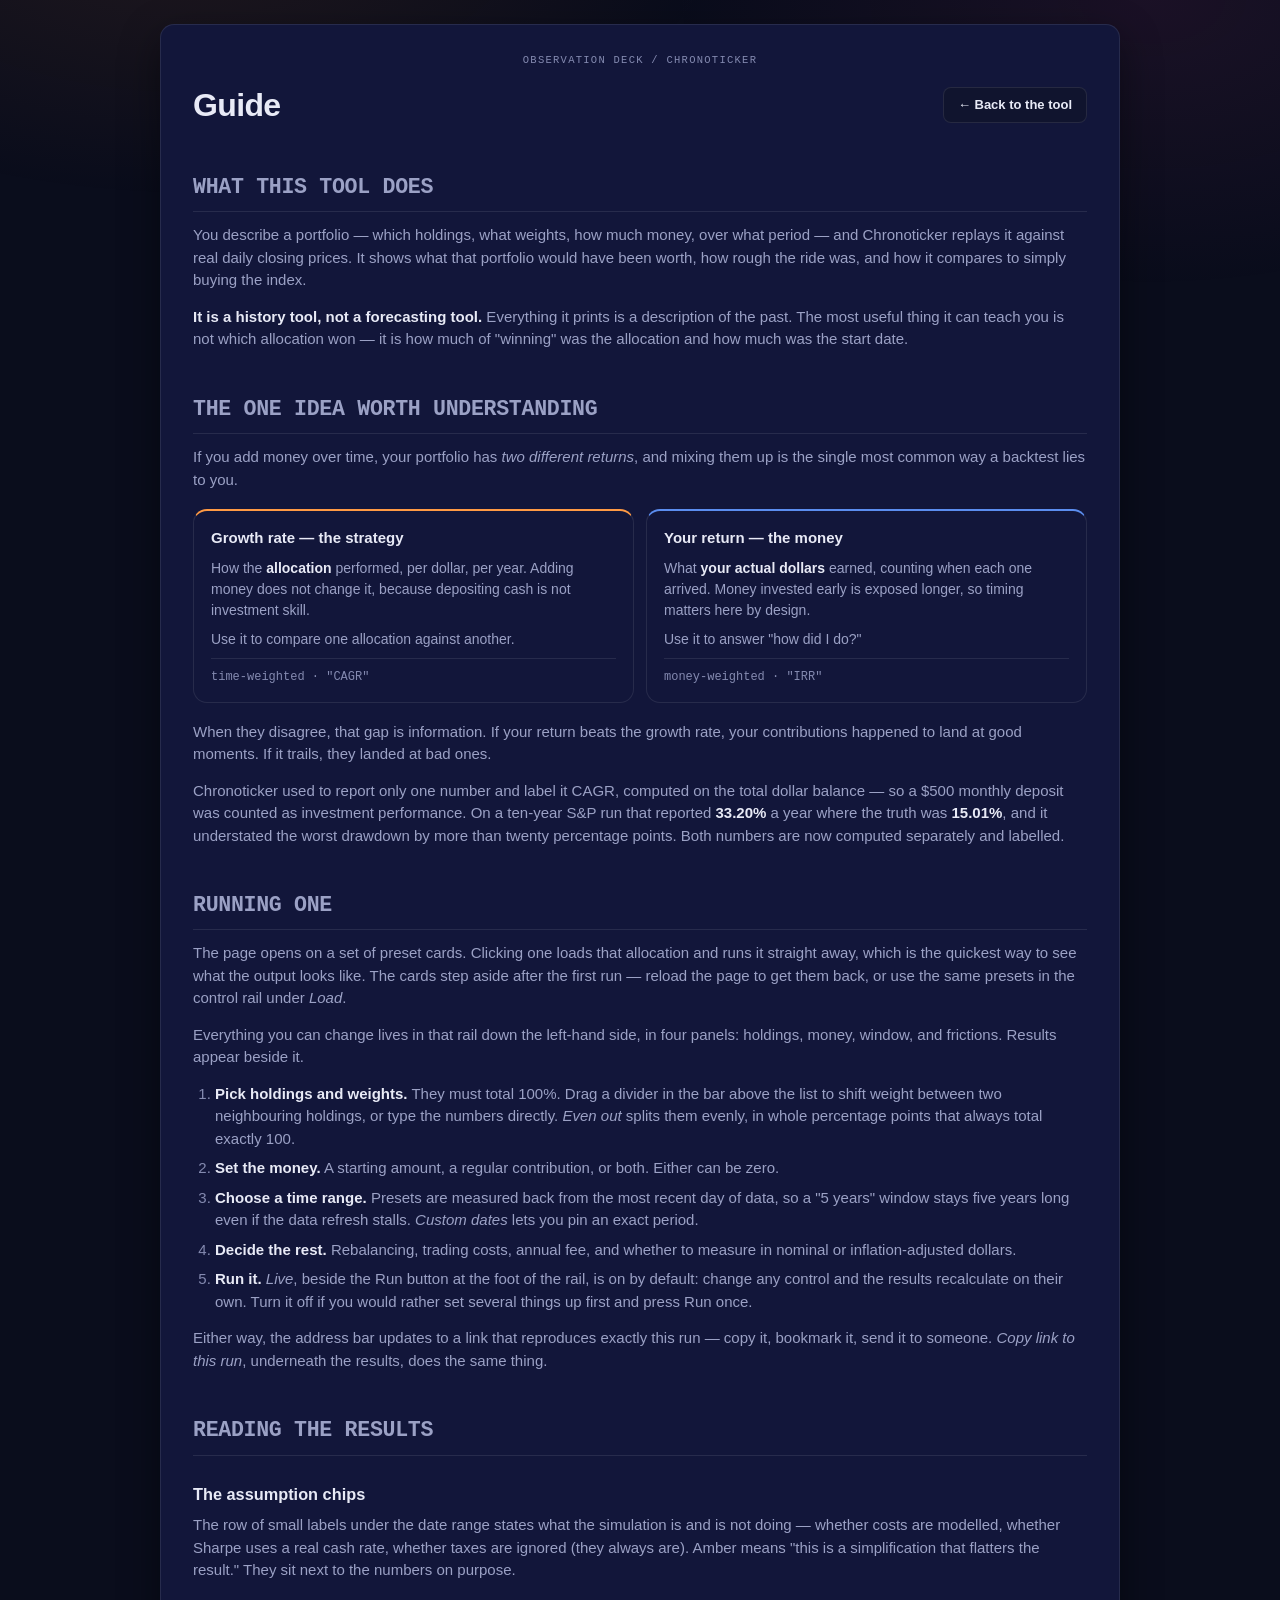
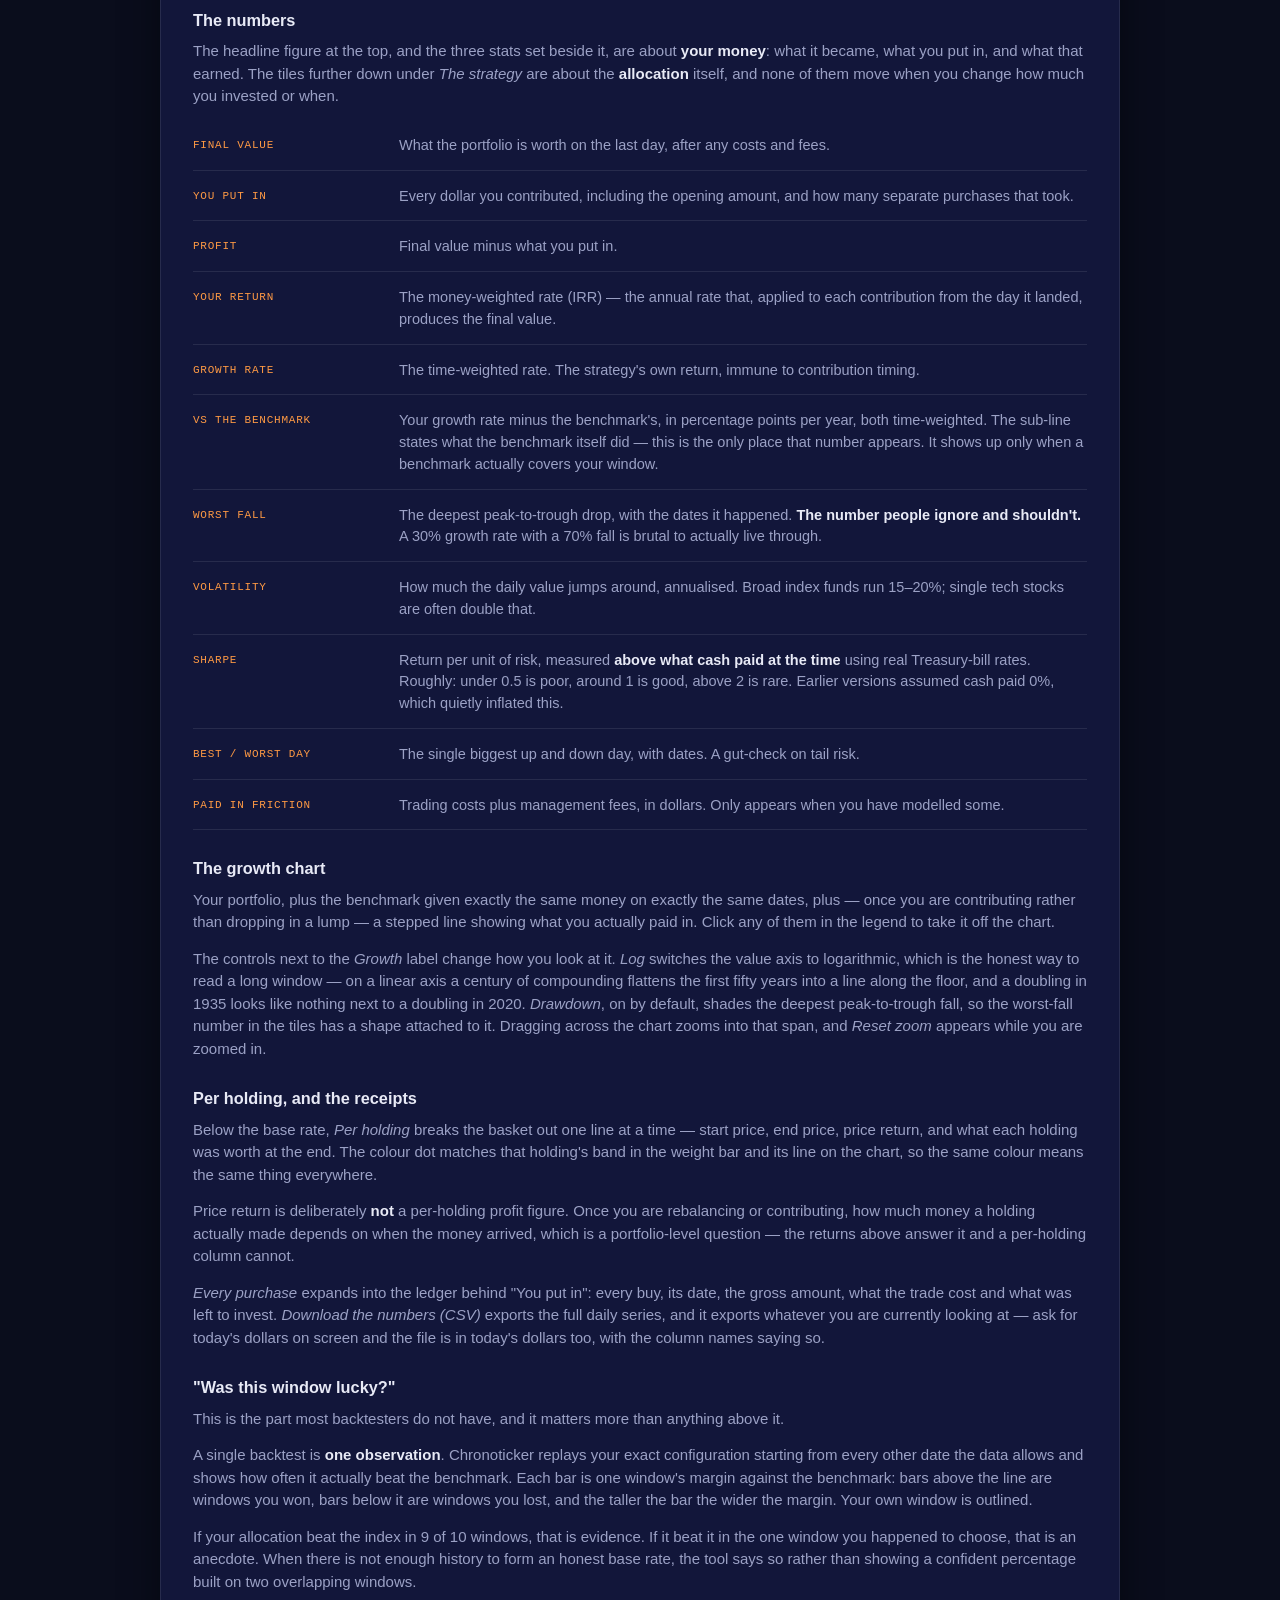
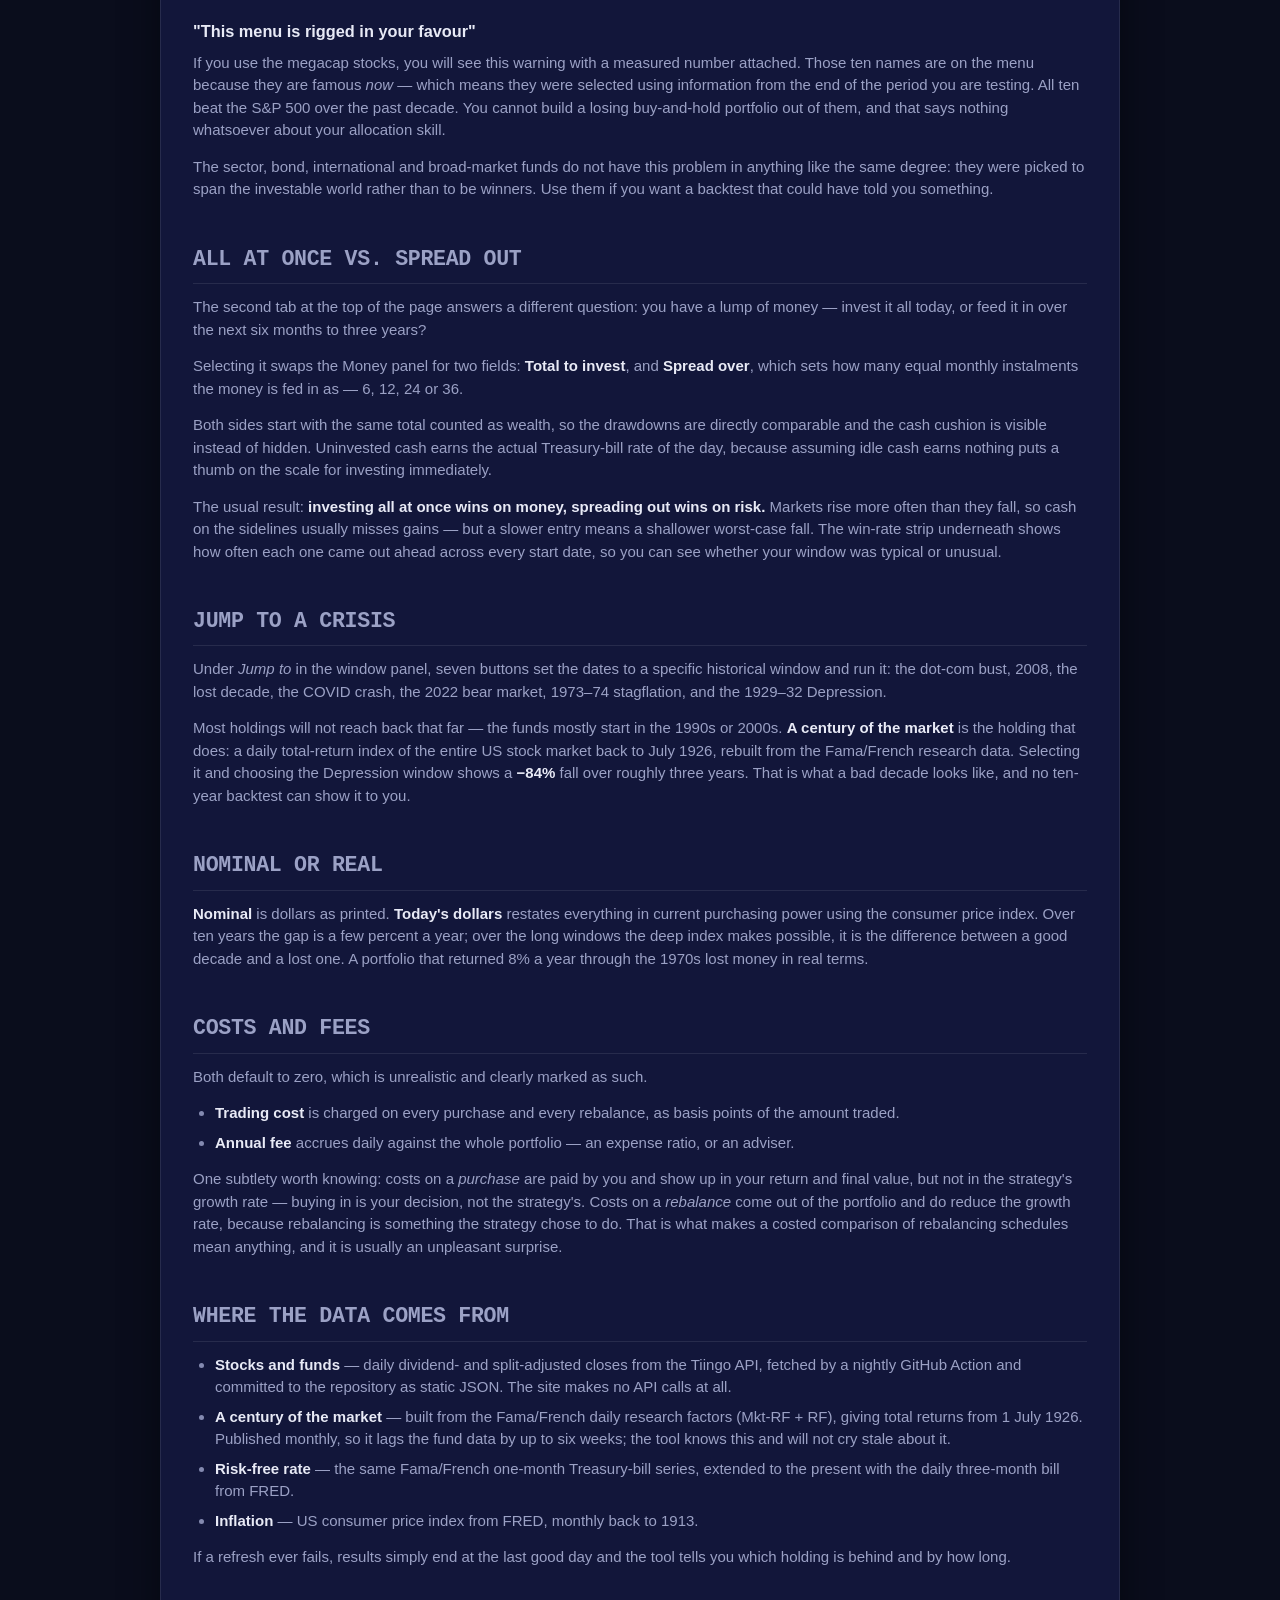
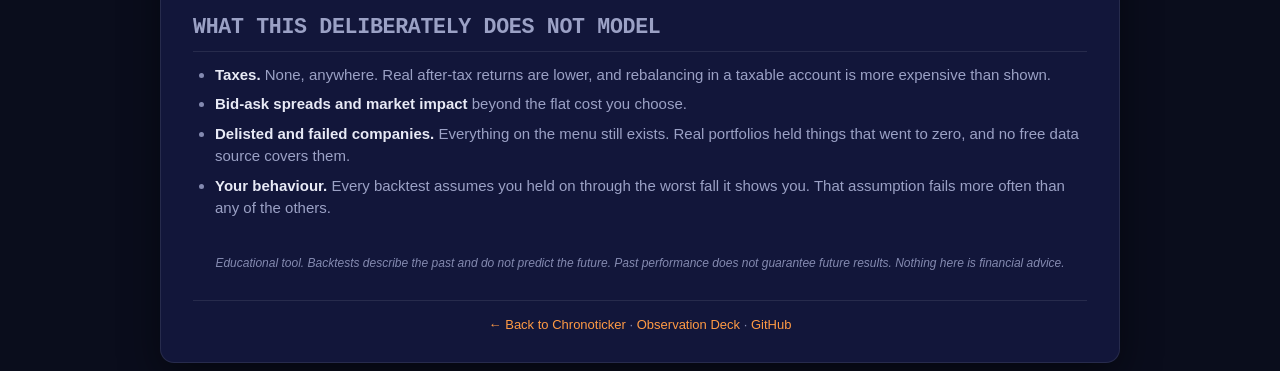
<file: guide.html>
<!DOCTYPE html>
<html lang="en">
<head>
    <meta charset="UTF-8">
    <meta name="viewport" content="width=device-width, initial-scale=1.0">
    <title>Chronoticker — Guide</title>
    <link rel="icon" href="data:image/svg+xml,<svg xmlns=%22http://www.w3.org/2000/svg%22 viewBox=%220 0 100 100%22><text y=%22.9em%22 font-size=%2290%22>⏱️</text></svg>">
    <meta name="theme-color" content="#0a0d1c">
    <link rel="stylesheet" href="assets/deck.css">
    <style>
        /* Guide-only typography. Everything else comes from deck.css, which
           index.html shares — the two pages used to carry duplicate copies
           of the whole theme and drifted apart. */
        /* Fills the card, matching index.html. This carried a 68ch measure,
           which left 275px of dead space down the right-hand side of a 960px
           card and read as text pinned to the left rather than as a column. */
        .prose { max-width: none; }
        .prose h2 {
            font-size: 1.35rem;
            margin: 42px 0 12px;
            letter-spacing: -0.015em;
        }
        .prose h3 {
            font-size: 1.02rem;
            margin: 26px 0 8px;
            color: var(--text);
        }
        .prose p { margin: 0 0 14px; color: var(--muted); }
        .prose ul, .prose ol { margin: 0 0 14px; padding-left: 22px; color: var(--muted); }
        .prose li { margin-bottom: 7px; }
        .prose li::marker { color: var(--faint); }
        .prose strong { color: var(--text); font-weight: 620; }
        .prose code {
            font-family: var(--font-mono);
            font-size: 0.87em;
            background: var(--bg-raised);
            border: 1px solid var(--border);
            border-radius: 5px;
            padding: 0.1em 0.38em;
            color: var(--accent);
        }
        .defs { display: flex; flex-direction: column; gap: 2px; margin: 0 0 16px; }
        .def {
            display: grid;
            grid-template-columns: 190px 1fr;
            gap: 16px;
            padding: 13px 0;
            border-bottom: 1px solid var(--border);
        }
        .def dt {
            font-family: var(--font-mono);
            font-size: 11px;
            letter-spacing: 0.07em;
            text-transform: uppercase;
            color: var(--accent);
            padding-top: 2px;
        }
        .def dd { margin: 0; font-size: 14.5px; color: var(--muted); }
        .def dd strong { color: var(--text); }
        .compare {
            display: grid;
            grid-template-columns: 1fr 1fr;
            gap: 12px;
            margin: 18px 0;
        }
        .compare > div {
            background: var(--card);
            border: 1px solid var(--border);
            border-top: 2px solid var(--tone);
            border-radius: var(--radius-card);
            padding: 16px 17px;
        }
        .compare .a { --tone: var(--accent); }
        .compare .b { --tone: #5b8def; }
        .compare h4 {
            margin: 0 0 8px;
            font-size: 15px;
            color: var(--text);
        }
        .compare p { font-size: 14px; margin: 0 0 8px; color: var(--muted); }
        .compare .eg {
            font-family: var(--font-mono);
            font-size: 12px;
            color: var(--faint);
            border-top: 1px solid var(--border);
            padding-top: 9px;
            margin-top: 4px;
        }
        @media (max-width: 640px) {
            .def { grid-template-columns: 1fr; gap: 4px; }
            .compare { grid-template-columns: 1fr; }
        }
    </style>
</head>
<body>
<div class="container">
    <a class="kicker" href="https://observation-deck.netlify.app/">Observation Deck / Chronoticker</a>

    <div class="top-bar">
        <h1>Guide</h1>
        <div class="spacer"></div>
        <a class="help-link" href="index.html">← Back to the tool</a>
    </div>

    <div class="prose">

        <h2>What this tool does</h2>
        <p>
            You describe a portfolio — which holdings, what weights, how much money, over what
            period — and Chronoticker replays it against real daily closing prices. It shows what
            that portfolio would have been worth, how rough the ride was, and how it compares to
            simply buying the index.
        </p>
        <p>
            <strong>It is a history tool, not a forecasting tool.</strong> Everything it prints is a
            description of the past. The most useful thing it can teach you is not which allocation
            won — it is how much of "winning" was the allocation and how much was the start date.
        </p>

        <h2>The one idea worth understanding</h2>
        <p>
            If you add money over time, your portfolio has <em>two different returns</em>, and mixing
            them up is the single most common way a backtest lies to you.
        </p>
        <div class="compare">
            <div class="a">
                <h4>Growth rate — the strategy</h4>
                <p>
                    How the <strong>allocation</strong> performed, per dollar, per year. Adding money
                    does not change it, because depositing cash is not investment skill.
                </p>
                <p>Use it to compare one allocation against another.</p>
                <div class="eg">time-weighted · "CAGR"</div>
            </div>
            <div class="b">
                <h4>Your return — the money</h4>
                <p>
                    What <strong>your actual dollars</strong> earned, counting when each one arrived.
                    Money invested early is exposed longer, so timing matters here by design.
                </p>
                <p>Use it to answer "how did I do?"</p>
                <div class="eg">money-weighted · "IRR"</div>
            </div>
        </div>
        <p>
            When they disagree, that gap is information. If your return beats the growth rate, your
            contributions happened to land at good moments. If it trails, they landed at bad ones.
        </p>
        <p>
            Chronoticker used to report only one number and label it CAGR, computed on the total
            dollar balance — so a $500 monthly deposit was counted as investment performance. On a
            ten-year S&amp;P run that reported <strong>33.20%</strong> a year where the truth was
            <strong>15.01%</strong>, and it understated the worst drawdown by more than twenty
            percentage points. Both numbers are now computed separately and labelled.
        </p>

        <h2>Running one</h2>
        <p>
            The page opens on a set of preset cards. Clicking one loads that allocation and runs it
            straight away, which is the quickest way to see what the output looks like. The cards
            step aside after the first run — reload the page to get them back, or use the same
            presets in the control rail under <em>Load</em>.
        </p>
        <p>
            Everything you can change lives in that rail down the left-hand side, in four panels:
            holdings, money, window, and frictions. Results appear beside it.
        </p>
        <ol>
            <li><strong>Pick holdings and weights.</strong> They must total 100%. Drag a divider in the bar above the list to shift weight between two neighbouring holdings, or type the numbers directly. <em>Even out</em> splits them evenly, in whole percentage points that always total exactly 100.</li>
            <li><strong>Set the money.</strong> A starting amount, a regular contribution, or both. Either can be zero.</li>
            <li><strong>Choose a time range.</strong> Presets are measured back from the most recent day of data, so a "5 years" window stays five years long even if the data refresh stalls. <em>Custom dates</em> lets you pin an exact period.</li>
            <li><strong>Decide the rest.</strong> Rebalancing, trading costs, annual fee, and whether to measure in nominal or inflation-adjusted dollars.</li>
            <li><strong>Run it.</strong> <em>Live</em>, beside the Run button at the foot of the rail, is on by default: change any control and the results recalculate on their own. Turn it off if you would rather set several things up first and press Run once.</li>
        </ol>
        <p>
            Either way, the address bar updates to a link that reproduces exactly this run — copy it,
            bookmark it, send it to someone. <em>Copy link to this run</em>, underneath the results,
            does the same thing.
        </p>

        <h2>Reading the results</h2>

        <h3>The assumption chips</h3>
        <p>
            The row of small labels under the date range states what the simulation is and is not
            doing — whether costs are modelled, whether Sharpe uses a real cash rate, whether taxes
            are ignored (they always are). Amber means "this is a simplification that flatters the
            result." They sit next to the numbers on purpose.
        </p>

        <h3>The numbers</h3>
        <p>
            The headline figure at the top, and the three stats set beside it, are about
            <strong>your money</strong>: what it became, what you put in, and what that earned. The
            tiles further down under <em>The strategy</em> are about the <strong>allocation</strong>
            itself, and none of them move when you change how much you invested or when.
        </p>
        <dl class="defs">
            <div class="def"><dt>Final value</dt><dd>What the portfolio is worth on the last day, after any costs and fees.</dd></div>
            <div class="def"><dt>You put in</dt><dd>Every dollar you contributed, including the opening amount, and how many separate purchases that took.</dd></div>
            <div class="def"><dt>Profit</dt><dd>Final value minus what you put in.</dd></div>
            <div class="def"><dt>Your return</dt><dd>The money-weighted rate (IRR) — the annual rate that, applied to each contribution from the day it landed, produces the final value.</dd></div>
            <div class="def"><dt>Growth rate</dt><dd>The time-weighted rate. The strategy's own return, immune to contribution timing.</dd></div>
            <div class="def"><dt>vs the benchmark</dt><dd>Your growth rate minus the benchmark's, in percentage points per year, both time-weighted. The sub-line states what the benchmark itself did — this is the only place that number appears. It shows up only when a benchmark actually covers your window.</dd></div>
            <div class="def"><dt>Worst fall</dt><dd>The deepest peak-to-trough drop, with the dates it happened. <strong>The number people ignore and shouldn't.</strong> A 30% growth rate with a 70% fall is brutal to actually live through.</dd></div>
            <div class="def"><dt>Volatility</dt><dd>How much the daily value jumps around, annualised. Broad index funds run 15–20%; single tech stocks are often double that.</dd></div>
            <div class="def"><dt>Sharpe</dt><dd>Return per unit of risk, measured <strong>above what cash paid at the time</strong> using real Treasury-bill rates. Roughly: under 0.5 is poor, around 1 is good, above 2 is rare. Earlier versions assumed cash paid 0%, which quietly inflated this.</dd></div>
            <div class="def"><dt>Best / worst day</dt><dd>The single biggest up and down day, with dates. A gut-check on tail risk.</dd></div>
            <div class="def"><dt>Paid in friction</dt><dd>Trading costs plus management fees, in dollars. Only appears when you have modelled some.</dd></div>
        </dl>

        <h3>The growth chart</h3>
        <p>
            Your portfolio, plus the benchmark given exactly the same money on exactly the same
            dates, plus — once you are contributing rather than dropping in a lump — a stepped line
            showing what you actually paid in. Click any of them in the legend to take it off the
            chart.
        </p>
        <p>
            The controls next to the <em>Growth</em> label change how you look at it.
            <em>Log</em> switches the value axis to logarithmic, which is the honest way to read a
            long window — on a linear axis a century of compounding flattens the first fifty years
            into a line along the floor, and a doubling in 1935 looks like nothing next to a doubling
            in 2020. <em>Drawdown</em>, on by default, shades the deepest peak-to-trough fall, so the
            worst-fall number in the tiles has a shape attached to it. Dragging across the chart
            zooms into that span, and <em>Reset zoom</em> appears while you are zoomed in.
        </p>

        <h3>Per holding, and the receipts</h3>
        <p>
            Below the base rate, <em>Per holding</em> breaks the basket out one line at a time —
            start price, end price, price return, and what each holding was worth at the end. The
            colour dot matches that holding's band in the weight bar and its line on the chart, so
            the same colour means the same thing everywhere.
        </p>
        <p>
            Price return is deliberately <strong>not</strong> a per-holding profit figure. Once you
            are rebalancing or contributing, how much money a holding actually made depends on when
            the money arrived, which is a portfolio-level question — the returns above answer it and
            a per-holding column cannot.
        </p>
        <p>
            <em>Every purchase</em> expands into the ledger behind "You put in": every buy, its date,
            the gross amount, what the trade cost and what was left to invest. <em>Download the
            numbers (CSV)</em> exports the full daily series, and it exports whatever you are
            currently looking at — ask for today's dollars on screen and the file is in today's
            dollars too, with the column names saying so.
        </p>

        <h3>"Was this window lucky?"</h3>
        <p>
            This is the part most backtesters do not have, and it matters more than anything above it.
        </p>
        <p>
            A single backtest is <strong>one observation</strong>. Chronoticker replays your exact
            configuration starting from every other date the data allows and shows how often it
            actually beat the benchmark. Each bar is one window's margin against the benchmark:
            bars above the line are windows you won, bars below it are windows you lost, and the
            taller the bar the wider the margin. Your own window is outlined.
        </p>
        <p>
            If your allocation beat the index in 9 of 10 windows, that is evidence. If it beat it in
            the one window you happened to choose, that is an anecdote. When there is not enough
            history to form an honest base rate, the tool says so rather than showing a confident
            percentage built on two overlapping windows.
        </p>

        <h3>"This menu is rigged in your favour"</h3>
        <p>
            If you use the megacap stocks, you will see this warning with a measured number attached.
            Those ten names are on the menu because they are famous <em>now</em> — which means they
            were selected using information from the end of the period you are testing. All ten beat
            the S&amp;P 500 over the past decade. You cannot build a losing buy-and-hold portfolio
            out of them, and that says nothing whatsoever about your allocation skill.
        </p>
        <p>
            The sector, bond, international and broad-market funds do not have this problem in
            anything like the same degree: they were picked to span the investable world rather than
            to be winners. Use them if you want a backtest that could have told you something.
        </p>

        <h2>All at once vs. spread out</h2>
        <p>
            The second tab at the top of the page answers a different question: you have a lump of
            money — invest it all today, or feed it in over the next six months to three years?
        </p>
        <p>
            Selecting it swaps the Money panel for two fields: <strong>Total to invest</strong>, and
            <strong>Spread over</strong>, which sets how many equal monthly instalments the money is
            fed in as — 6, 12, 24 or 36.
        </p>
        <p>
            Both sides start with the same total counted as wealth, so the drawdowns are directly
            comparable and the cash cushion is visible instead of hidden. Uninvested cash earns the
            actual Treasury-bill rate of the day, because assuming idle cash earns nothing puts a
            thumb on the scale for investing immediately.
        </p>
        <p>
            The usual result: <strong>investing all at once wins on money, spreading out wins on
            risk.</strong> Markets rise more often than they fall, so cash on the sidelines usually
            misses gains — but a slower entry means a shallower worst-case fall. The win-rate strip
            underneath shows how often each one came out ahead across every start date, so you can
            see whether your window was typical or unusual.
        </p>

        <h2>Jump to a crisis</h2>
        <p>
            Under <em>Jump to</em> in the window panel, seven buttons set the dates to a specific
            historical window and run it: the dot-com bust, 2008, the lost decade, the COVID crash,
            the 2022 bear market, 1973–74 stagflation, and the 1929–32 Depression.
        </p>
        <p>
            Most holdings will not reach back that far — the funds mostly start in the 1990s or
            2000s. <strong>A century of the market</strong> is the holding that does: a daily
            total-return index of the entire US stock market back to July 1926, rebuilt from the
            Fama/French research data. Selecting it and choosing the Depression window shows a
            <strong>−84%</strong> fall over roughly three years. That is what a bad decade looks
            like, and no ten-year backtest can show it to you.
        </p>

        <h2>Nominal or real</h2>
        <p>
            <strong>Nominal</strong> is dollars as printed. <strong>Today's dollars</strong> restates
            everything in current purchasing power using the consumer price index. Over ten years the
            gap is a few percent a year; over the long windows the deep index makes possible, it is
            the difference between a good decade and a lost one. A portfolio that returned 8% a year
            through the 1970s lost money in real terms.
        </p>

        <h2>Costs and fees</h2>
        <p>
            Both default to zero, which is unrealistic and clearly marked as such.
        </p>
        <ul>
            <li><strong>Trading cost</strong> is charged on every purchase and every rebalance, as basis points of the amount traded.</li>
            <li><strong>Annual fee</strong> accrues daily against the whole portfolio — an expense ratio, or an adviser.</li>
        </ul>
        <p>
            One subtlety worth knowing: costs on a <em>purchase</em> are paid by you and show up in
            your return and final value, but not in the strategy's growth rate — buying in is your
            decision, not the strategy's. Costs on a <em>rebalance</em> come out of the portfolio and
            do reduce the growth rate, because rebalancing is something the strategy chose to do.
            That is what makes a costed comparison of rebalancing schedules mean anything, and it is
            usually an unpleasant surprise.
        </p>

        <h2>Where the data comes from</h2>
        <ul>
            <li><strong>Stocks and funds</strong> — daily dividend- and split-adjusted closes from the Tiingo API, fetched by a nightly GitHub Action and committed to the repository as static JSON. The site makes no API calls at all.</li>
            <li><strong>A century of the market</strong> — built from the Fama/French daily research factors (Mkt-RF + RF), giving total returns from 1 July 1926. Published monthly, so it lags the fund data by up to six weeks; the tool knows this and will not cry stale about it.</li>
            <li><strong>Risk-free rate</strong> — the same Fama/French one-month Treasury-bill series, extended to the present with the daily three-month bill from FRED.</li>
            <li><strong>Inflation</strong> — US consumer price index from FRED, monthly back to 1913.</li>
        </ul>
        <p>
            If a refresh ever fails, results simply end at the last good day and the tool tells you
            which holding is behind and by how long.
        </p>

        <h2>What this deliberately does not model</h2>
        <ul>
            <li><strong>Taxes.</strong> None, anywhere. Real after-tax returns are lower, and rebalancing in a taxable account is more expensive than shown.</li>
            <li><strong>Bid-ask spreads and market impact</strong> beyond the flat cost you choose.</li>
            <li><strong>Delisted and failed companies.</strong> Everything on the menu still exists. Real portfolios held things that went to zero, and no free data source covers them.</li>
            <li><strong>Your behaviour.</strong> Every backtest assumes you held on through the worst fall it shows you. That assumption fails more often than any of the others.</li>
        </ul>

        <div class="disclaimer" style="margin-top:34px">
            Educational tool. Backtests describe the past and do not predict the future.
            Past performance does not guarantee future results. Nothing here is financial advice.
        </div>
    </div>

    <div class="footer">
        <a href="index.html">← Back to Chronoticker</a> &middot;
        <a href="https://observation-deck.netlify.app/">Observation Deck</a> &middot;
        <a href="https://github.com/00xJS/Chronoticker">GitHub</a>
    </div>
</div>
</body>
</html>
</file>
<file: assets/deck.css>
/* ═══════════════════════════════════════════════════════════════════
   Observation Deck — Chronoticker
   Shared by index.html (the workbench) and guide.html (a document).
   Dark-only by design: no light theme, so `color-scheme: dark` keeps
   native controls, scrollbars and pickers dark even when the OS
   prefers light. The @media print block re-points the tokens for
   paper, because browsers evaluate the print pass as a light context.
   ═══════════════════════════════════════════════════════════════════ */

:root {
    color-scheme: dark;

    /* surfaces */
    --bg: #0a0d1c;
    --bg-raised: #10142e;
    --card: #12163a;
    --card-chrome: #0c0f26;
    --border: rgba(255, 255, 255, 0.09);
    --border-strong: rgba(255, 255, 255, 0.16);
    /* Chart grid: under the data, so lighter than --border, which is tuned
       for card edges. A token rather than a literal in chart.js so the print
       block below can re-point it — a canvas cannot resolve custom properties
       on its own, so chart.js reads this at build time. */
    --grid: rgba(255, 255, 255, 0.07);
    --border-hover: rgba(255, 154, 68, 0.55);

    /* text */
    --text: #e8eaf6;
    --muted: #9ba1c5;
    --faint: #848ab0;

    /* accents */
    --accent: #ff9a44;
    --accent-deep: #e8792b;
    --magenta: #c23e8c;

    /* semantic */
    --live: #3ddc84;
    --warn: #ffc24b;
    --down: #ff6b6b;

    /* series palette — the allocation bar, the per-holding table and the
       charts all colour by holding, so they must agree. Every entry is
       either an existing token or a hue chosen to stay separable from
       its neighbours on --card. */
    --s1: #ff9a44;
    --s2: #5b8def;
    --s3: #3ddc84;
    --s4: #c23e8c;
    --s5: #ffc24b;
    --s6: #9b7cf6;
    --s7: #2fd3c4;
    --s8: #ff6b6b;

    /* components */
    --tag-bg: rgba(255, 154, 68, 0.10);
    --tag-text: #ffb877;
    --shadow: 0 14px 40px rgba(0, 0, 0, 0.45);
    --shadow-soft: 0 6px 20px rgba(0, 0, 0, 0.28);
    --btn-ink: #0a0d1c;

    /* type */
    --font-sans: -apple-system, BlinkMacSystemFont, "Segoe UI", Inter, Roboto, "Helvetica Neue", sans-serif;
    --font-mono: ui-monospace, "SF Mono", "Cascadia Mono", Menlo, Consolas, monospace;

    /* shape */
    --radius-card: 14px;
    --radius-control: 8px;
    --radius-pill: 999px;

    /* motion — one place, so `prefers-reduced-motion` can zero it all */
    --ease: cubic-bezier(0.22, 0.68, 0.36, 1);
    --t-fast: 0.15s;
    --t-med: 0.28s;
}

*, *::before, *::after { box-sizing: border-box; }

body {
    font-family: var(--font-sans);
    margin: 0;
    padding: 24px 20px 8px;
    background: var(--bg);
    color: var(--text);
    font-size: 15px;
    line-height: 1.5;
    -webkit-font-smoothing: antialiased;
}

/* ambient glow */
body::before {
    content: "";
    position: fixed;
    inset: 0;
    z-index: -1;
    pointer-events: none;
    background:
        radial-gradient(900px 480px at 15% -10%, rgba(232, 121, 43, 0.10), transparent 60%),
        radial-gradient(800px 480px at 90% 0%, rgba(194, 62, 140, 0.09), transparent 60%);
}

/* --btn-ink, not white: white on the orange accent measures 2.9:1 and
   fails AA (the same rule the buttons follow). */
::selection { background: var(--accent-deep); color: var(--btn-ink); }

a:focus-visible, button:focus-visible, input:focus-visible,
select:focus-visible, summary:focus-visible, [tabindex]:focus-visible {
    outline: 2px solid var(--accent);
    outline-offset: 2px;
    border-radius: 4px;
}

@keyframes deck-pulse { 0%, 100% { opacity: 1; } 50% { opacity: 0.35; } }
@keyframes deck-spin  { to { transform: rotate(360deg); } }
@keyframes deck-shimmer { to { background-position-x: -200%; } }
@keyframes deck-rise {
    from { opacity: 0; transform: translateY(8px); }
    to   { opacity: 1; transform: none; }
}

@media (prefers-reduced-motion: reduce) {
    *, *::before, *::after { animation: none !important; transition: none !important; }
}

/* ═══ App shell (index.html) ══════════════════════════════════════ */

.app-head { max-width: 1560px; margin: 0 auto 18px; }

.kicker {
    display: block;
    text-align: center;
    font-family: var(--font-mono);
    font-size: 10.5px;
    letter-spacing: 0.12em;
    text-transform: uppercase;
    color: var(--faint);
    text-decoration: none;
    margin-bottom: 12px;
    transition: color var(--t-fast) var(--ease);
}
.kicker:hover { color: var(--accent); }

.head-row {
    display: flex;
    align-items: center;
    gap: 16px;
    flex-wrap: wrap;
}
.head-row h1 { margin: 0; flex: 0 0 auto; }
.head-row .modes { margin: 0 auto; }
.head-row .help-link { flex: 0 0 auto; }

h1 {
    color: var(--text);
    font-size: 1.7rem;
    font-weight: 660;
    letter-spacing: -0.02em;
    margin: 0;
}

.help-link {
    display: inline-flex;
    align-items: center;
    gap: 6px;
    padding: 7px 14px;
    background: var(--bg-raised);
    border: 1px solid var(--border);
    border-radius: var(--radius-control);
    color: var(--text);
    text-decoration: none;
    font-size: 13px;
    font-weight: 600;
    transition: border-color var(--t-fast) var(--ease), color var(--t-fast) var(--ease);
}
.help-link:hover { border-color: var(--border-hover); color: var(--accent); }

/* ── Mode tabs ─────────────────────────────────────────────────── */
.modes {
    display: flex;
    gap: 4px;
    background: var(--card-chrome);
    border: 1px solid var(--border);
    border-radius: var(--radius-pill);
    padding: 4px;
    width: fit-content;
    max-width: 100%;
}
.modes button {
    font-family: var(--font-mono);
    font-size: 11px;
    letter-spacing: 0.08em;
    text-transform: uppercase;
    color: var(--muted);
    background: none;
    border: none;
    border-radius: var(--radius-pill);
    padding: 8px 18px;
    cursor: pointer;
    white-space: nowrap;
    transition: background var(--t-med) var(--ease), color var(--t-med) var(--ease);
}
.modes button:hover { color: var(--text); }
.modes button[aria-selected="true"] {
    background: var(--accent);
    color: var(--btn-ink);
    font-weight: 700;
}

/* ═══ Launchpad — the front door ══════════════════════════════════ */

.launchpad {
    max-width: 1560px;
    margin: 0 auto 22px;
    animation: deck-rise var(--t-med) var(--ease) both;
}
.launchpad[hidden] { display: none; }

.launch-lede {
    text-align: center;
    color: var(--muted);
    font-size: 14.5px;
    max-width: 62ch;
    margin: 0 auto 16px;
}

/* Explicit counts rather than auto-fit: there are exactly six cards, and
   auto-fit sized them to five across with a lone orphan wrapping underneath.
   Three and two both divide six evenly, so every row stays full. */
.preset-grid {
    display: grid;
    grid-template-columns: repeat(3, minmax(0, 1fr));
    gap: 12px;
}
@media (max-width: 900px) { .preset-grid { grid-template-columns: repeat(2, minmax(0, 1fr)); } }
@media (max-width: 560px) { .preset-grid { grid-template-columns: minmax(0, 1fr); } }

.preset-card {
    display: flex;
    flex-direction: column;
    gap: 6px;
    text-align: left;
    padding: 16px 17px;
    background: var(--card);
    border: 1px solid var(--border);
    border-radius: var(--radius-card);
    cursor: pointer;
    font-family: inherit;
    position: relative;
    overflow: hidden;
    transition: border-color var(--t-med) var(--ease), transform var(--t-med) var(--ease),
                box-shadow var(--t-med) var(--ease);
}
.preset-card::after {
    content: "";
    position: absolute;
    inset: 0;
    background: linear-gradient(135deg, rgba(255, 154, 68, 0.09), transparent 55%);
    opacity: 0;
    transition: opacity var(--t-med) var(--ease);
    pointer-events: none;
}
.preset-card:hover {
    border-color: var(--border-hover);
    transform: translateY(-2px);
    box-shadow: var(--shadow-soft);
}
.preset-card:hover::after { opacity: 1; }
.pc-name { font-size: 15px; font-weight: 660; color: var(--text); letter-spacing: -0.01em; }
.pc-desc { font-size: 13px; color: var(--muted); line-height: 1.45; }
.pc-meta {
    margin-top: 2px;
    font-family: var(--font-mono);
    font-size: 10px;
    letter-spacing: 0.08em;
    text-transform: uppercase;
    color: var(--faint);
}

/* ═══ Workbench ═══════════════════════════════════════════════════ */

.workbench {
    max-width: 1560px;
    margin: 0 auto;
    display: grid;
    grid-template-columns: 344px minmax(0, 1fr);
    gap: 18px;
    align-items: start;
}

/* ── Control rail ──────────────────────────────────────────────── */
.rail {
    position: sticky;
    top: 16px;
    max-height: calc(100vh - 32px);
    display: flex;
    flex-direction: column;
    background: var(--card);
    border: 1px solid var(--border);
    border-radius: var(--radius-card);
    box-shadow: var(--shadow);
    overflow: hidden;
}
.rail-scroll {
    flex: 1 1 auto;
    overflow-y: auto;
    overscroll-behavior: contain;
    padding: 4px 16px 10px;
}
.rail-scroll::-webkit-scrollbar { width: 10px; }
.rail-scroll::-webkit-scrollbar-thumb {
    background: var(--border-strong);
    border-radius: 8px;
    border: 3px solid var(--card);
}

.panel { padding: 14px 0; border-bottom: 1px solid var(--border); }
.panel:last-child { border-bottom: none; }

.panel-head {
    display: flex;
    align-items: baseline;
    gap: 10px;
    margin-bottom: 10px;
}
.panel-head h2 {
    /* Overrides the document-level h2 the guide uses. */
    font-family: var(--font-mono);
    font-size: 10.5px;
    font-weight: 700;
    letter-spacing: 0.11em;
    text-transform: uppercase;
    color: var(--faint);
    margin: 0;
    padding: 0;
    border: none;
}

.fields { display: grid; gap: 12px; }
.field { display: flex; flex-direction: column; gap: 5px; min-width: 0; }
.field[hidden] { display: none; }

label {
    font-size: 12px;
    font-weight: 600;
    color: var(--muted);
    letter-spacing: 0.01em;
}

input, select {
    width: 100%;
    padding: 9px 11px;
    font-size: 14px;
    color: var(--text);
    border: 1px solid var(--border);
    border-radius: var(--radius-control);
    background: var(--bg-raised);
    font-family: var(--font-sans);
    transition: border-color var(--t-fast) var(--ease), box-shadow var(--t-fast) var(--ease);
}
input[type="number"] { font-variant-numeric: tabular-nums; }
input:hover, select:hover { border-color: var(--border-strong); }
input:focus, select:focus {
    outline: none;
    border-color: var(--accent);
    box-shadow: 0 0 0 3px color-mix(in srgb, var(--accent) 18%, transparent);
}
select optgroup { background: var(--card); color: var(--faint); font-style: normal; }
select option { background: var(--bg-raised); color: var(--text); }

/* Currency-prefixed input */
.input-money { position: relative; display: flex; align-items: center; }
.input-money > span {
    position: absolute;
    left: 11px;
    font-family: var(--font-mono);
    font-size: 13px;
    color: var(--faint);
    pointer-events: none;
}
.input-money input { padding-left: 24px; }

.field-hint { font-size: 11px; color: var(--faint); line-height: 1.35; }

/* ── Weight bar ────────────────────────────────────────────────── */
.weight-bar {
    display: flex;
    height: 30px;
    border-radius: var(--radius-control);
    overflow: hidden;
    background: var(--card-chrome);
    border: 1px solid var(--border);
    position: relative;
    user-select: none;
    touch-action: none;
}
.wb-seg {
    position: relative;
    min-width: 0;
    display: flex;
    align-items: center;
    justify-content: center;
    gap: 4px;
    background: var(--c, var(--s1));
    color: var(--btn-ink);
    font-family: var(--font-mono);
    font-size: 9.5px;
    font-weight: 700;
    letter-spacing: 0.04em;
    white-space: nowrap;
    overflow: hidden;
    transition: filter var(--t-fast) var(--ease);
}
.wb-seg:hover { filter: brightness(1.12); }
.wb-seg.narrow > * { display: none; }
.wb-gap {
    flex: 1 1 auto;
    background: repeating-linear-gradient(
        -45deg, transparent, transparent 5px,
        rgba(255, 255, 255, 0.07) 5px, rgba(255, 255, 255, 0.07) 10px);
}
.wb-handle {
    position: absolute;
    top: 0;
    bottom: 0;
    width: 13px;
    margin-left: -6.5px;
    cursor: ew-resize;
    z-index: 2;
    background: none;
    border: none;
    padding: 0;
}
.wb-handle::after {
    content: "";
    position: absolute;
    left: 5px;
    top: 5px;
    bottom: 5px;
    width: 3px;
    border-radius: 2px;
    background: rgba(10, 13, 28, 0.45);
    transition: background var(--t-fast) var(--ease), top var(--t-fast) var(--ease),
                bottom var(--t-fast) var(--ease);
}
.wb-handle:hover::after, .wb-handle.dragging::after {
    background: var(--text);
    top: 2px;
    bottom: 2px;
}
/* The track clips overflow, so an outline drawn outside the handle is cut off
   top and bottom — and against the first segment's orange it had no contrast
   either. Ring the grip itself instead, inside the track, in --text (14.6:1 on
   card and >=3:1 against every series colour). */
.wb-handle:focus-visible { outline: none; }
.wb-handle:focus-visible::after {
    background: var(--text);
    top: 2px;
    bottom: 2px;
    box-shadow: 0 0 0 2px var(--card-chrome), 0 0 0 4px var(--text);
}

.weight-hint {
    margin: 7px 0 0;
    font-size: 11.5px;
    color: var(--faint);
    min-height: 16px;
    display: flex;
    align-items: center;
    gap: 8px;
}
.weight-hint.bad { color: var(--warn); }
.weight-hint button {
    font: inherit;
    font-weight: 600;
    color: var(--accent);
    background: none;
    border: none;
    padding: 0;
    cursor: pointer;
    text-decoration: underline;
    text-underline-offset: 2px;
}

.alloc-total {
    margin-left: auto;
    font-family: var(--font-mono);
    font-size: 11.5px;
    font-weight: 700;
    color: var(--faint);
    font-variant-numeric: tabular-nums;
}
.alloc-total.bad { color: var(--warn); }
.alloc-total.ok  { color: var(--live); }

/* ── Allocation rows ───────────────────────────────────────────── */
.allocations { margin-top: 10px; display: grid; gap: 7px; }

.alloc-row {
    display: grid;
    grid-template-columns: 10px minmax(0, 1fr) 62px 28px;
    gap: 7px;
    align-items: center;
}
.alloc-row .swatch {
    width: 10px;
    height: 10px;
    border-radius: 3px;
    background: var(--c, var(--s1));
}
.alloc-row select, .alloc-row input { padding: 7px 8px; font-size: 13px; }
.alloc-row input { text-align: right; padding-right: 6px; }

.alloc-row .remove {
    background: transparent;
    border: 1px solid transparent;
    border-radius: var(--radius-control);
    color: var(--faint);
    cursor: pointer;
    font-size: 15px;
    line-height: 1;
    padding: 6px 0;
    transition: background var(--t-fast) var(--ease), border-color var(--t-fast) var(--ease),
                color var(--t-fast) var(--ease);
}
.alloc-row .remove:hover {
    background: color-mix(in srgb, var(--down) 12%, transparent);
    border-color: color-mix(in srgb, var(--down) 40%, transparent);
    color: var(--down);
}

.alloc-controls { display: flex; gap: 7px; margin-top: 10px; flex-wrap: wrap; }
.alloc-controls button {
    background: var(--bg-raised);
    border: 1px solid var(--border);
    border-radius: var(--radius-control);
    padding: 7px 12px;
    cursor: pointer;
    color: var(--text);
    font-weight: 600;
    font-family: var(--font-sans);
    font-size: 12.5px;
    transition: border-color var(--t-fast) var(--ease), color var(--t-fast) var(--ease);
}
.alloc-controls button:hover { border-color: var(--border-hover); color: var(--accent); }

/* ── Preset pills ──────────────────────────────────────────────── */
.presets { display: flex; flex-wrap: wrap; gap: 5px; margin-top: 12px; }
.presets button {
    font-family: var(--font-mono);
    font-size: 10px;
    letter-spacing: 0.06em;
    text-transform: uppercase;
    color: var(--muted);
    background: var(--bg-raised);
    border: 1px solid var(--border);
    border-radius: var(--radius-pill);
    padding: 5px 10px;
    cursor: pointer;
    transition: border-color var(--t-fast) var(--ease), color var(--t-fast) var(--ease);
}
.presets button:hover { border-color: var(--border-hover); color: var(--accent); }
.presets.tight { gap: 4px; margin-top: 10px; }
.presets.tight button { padding: 4px 9px; }
.presets .presets-label {
    font-family: var(--font-mono);
    font-size: 10px;
    letter-spacing: 0.09em;
    text-transform: uppercase;
    color: var(--faint);
    align-self: center;
    margin-right: 2px;
}

/* ── Rail footer + the primary action ──────────────────────────── */
.rail-foot {
    flex: 0 0 auto;
    display: flex;
    align-items: center;
    gap: 12px;
    padding: 13px 16px;
    border-top: 1px solid var(--border);
    background: var(--card-chrome);
}

.btn-primary {
    flex: 1 1 auto;
    position: relative;
    display: inline-flex;
    align-items: center;
    justify-content: center;
    gap: 9px;
    background: var(--accent);
    color: var(--btn-ink);
    border: none;
    padding: 12px 26px;
    border-radius: var(--radius-control);
    font-size: 15px;
    font-weight: 700;
    font-family: var(--font-sans);
    letter-spacing: 0.01em;
    cursor: pointer;
    transition: background var(--t-fast) var(--ease), transform var(--t-fast) var(--ease),
                box-shadow var(--t-fast) var(--ease);
}
.btn-primary:hover:not(:disabled) {
    background: var(--accent-deep);
    transform: translateY(-1px);
    box-shadow: 0 6px 18px rgba(232, 121, 43, 0.3);
}
.btn-primary:active:not(:disabled) { transform: translateY(0); }
.btn-primary:disabled { cursor: progress; opacity: 0.75; transform: none; box-shadow: none; }

.btn-spinner { display: none; width: 14px; height: 14px; }
.btn-primary.busy .btn-spinner {
    display: block;
    border: 2px solid color-mix(in srgb, var(--btn-ink) 30%, transparent);
    border-top-color: var(--btn-ink);
    border-radius: 50%;
    animation: deck-spin 0.7s linear infinite;
}

.autorun {
    display: inline-flex;
    align-items: center;
    gap: 6px;
    font-family: var(--font-mono);
    font-size: 10px;
    letter-spacing: 0.08em;
    text-transform: uppercase;
    color: var(--faint);
    cursor: pointer;
    user-select: none;
    white-space: nowrap;
}
.autorun input { width: auto; margin: 0; accent-color: var(--accent); cursor: pointer; }
.autorun:hover { color: var(--muted); }

/* ═══ Stage — the results pane ════════════════════════════════════ */

/* Framed like the rail. Without a border and a surface of its own the results
   column ran edge-to-edge on the page background while the rail sat in a card,
   so the two halves of the workbench read as different kinds of thing. The
   stage takes the recessed --card-chrome so the cards inside it, which are on
   --card, still lift off it instead of muddying into one slab. */
.stage {
    min-width: 0;
    padding: 16px 18px;
    background: var(--card-chrome);
    border: 1px solid var(--border);
    border-radius: var(--radius-card);
    box-shadow: var(--shadow);
}
/* The first thing in the stage brings its own top margin; the padding is
   already doing that job. */
.stage > :first-child { margin-top: 0; }
.results > div > :first-child { margin-top: 0; }

.stage-empty {
    display: grid;
    place-items: center;
    gap: 14px;
    text-align: center;
    padding: 84px 24px;
    color: var(--muted);
    background: var(--card);
    border: 1px dashed var(--border-strong);
    border-radius: var(--radius-card);
    font-size: 14px;
}
.stage-empty[hidden] { display: none; }
.stage-empty-mark { font-size: 40px; opacity: 0.28; }
.stage-empty a { color: var(--accent); }

.data-status {
    display: flex;
    align-items: center;
    gap: 9px;
    padding: 10px 15px;
    border-radius: var(--radius-control);
    margin-bottom: 14px;
    /* Sentences, not a label: the old uppercase 11.5px mono made every
       staleness warning harder to read than the thing it warned about. */
    font-size: 13px;
    line-height: 1.45;
    background: var(--bg-raised);
    border: 1px solid var(--border);
    color: var(--muted);
}
.data-status::before {
    content: "";
    flex: 0 0 auto;
    width: 7px;
    height: 7px;
    border-radius: 50%;
    background: var(--faint);
}
.data-status.ok {
    background: color-mix(in srgb, var(--live) 9%, transparent);
    border-color: color-mix(in srgb, var(--live) 30%, transparent);
    color: var(--live);
}
.data-status.ok::before {
    background: var(--live);
    box-shadow: 0 0 8px var(--live);
    animation: deck-pulse 2.4s ease-in-out infinite;
}
.data-status.warn {
    background: color-mix(in srgb, var(--warn) 9%, transparent);
    border-color: color-mix(in srgb, var(--warn) 30%, transparent);
    color: var(--warn);
}
.data-status.warn::before { background: var(--warn); box-shadow: 0 0 8px var(--warn); }
.data-status.error {
    background: color-mix(in srgb, var(--down) 9%, transparent);
    border-color: color-mix(in srgb, var(--down) 30%, transparent);
    color: var(--down);
}
.data-status.error::before { background: var(--down); box-shadow: 0 0 8px var(--down); }

.results[hidden] { display: none; }
.results > div > * { animation: deck-rise var(--t-med) var(--ease) both; }

/* ── Hero ──────────────────────────────────────────────────────── */
.hero {
    display: grid;
    grid-template-columns: minmax(0, 1fr) minmax(0, 1.05fr);
    gap: 22px;
    align-items: center;
    padding: 24px 26px;
    background:
        linear-gradient(135deg, color-mix(in srgb, var(--accent) 10%, transparent), transparent 58%),
        var(--card);
    border: 1px solid var(--border);
    border-radius: var(--radius-card);
    box-shadow: var(--shadow-soft);
}
.hero-label {
    font-family: var(--font-mono);
    font-size: 10px;
    letter-spacing: 0.12em;
    text-transform: uppercase;
    color: var(--faint);
}
.hero-value {
    font-size: clamp(2.3rem, 4.4vw, 3.2rem);
    font-weight: 680;
    letter-spacing: -0.028em;
    line-height: 1.05;
    margin: 6px 0 8px;
    font-variant-numeric: tabular-nums;
}
.hero-sub { font-size: 13px; color: var(--muted); }
.hero-sub b { color: var(--text); font-weight: 600; }

.hero-side { display: grid; grid-template-columns: repeat(3, minmax(0, 1fr)); gap: 10px; }
.hero-stat {
    background: color-mix(in srgb, var(--card-chrome) 80%, transparent);
    border: 1px solid var(--border);
    border-radius: var(--radius-control);
    padding: 11px 12px;
    min-width: 0;
}
.hero-stat .k {
    font-family: var(--font-mono);
    font-size: 9.5px;
    letter-spacing: 0.09em;
    text-transform: uppercase;
    color: var(--faint);
    display: block;
}
.hero-stat .v {
    display: block;
    margin-top: 4px;
    font-size: 19px;
    font-weight: 660;
    font-variant-numeric: tabular-nums;
    letter-spacing: -0.01em;
    white-space: nowrap;
    overflow: hidden;
    text-overflow: ellipsis;
}
.hero-stat .v.up   { color: var(--live); }
.hero-stat .v.down { color: var(--down); }
.hero-stat .s {
    display: block;
    margin-top: 2px;
    font-family: var(--font-mono);
    font-size: 9px;
    color: var(--faint);
}

/* ── Section labels ────────────────────────────────────────────── */
/* These are real <h2>s so the results stage has a document outline instead
   of being one unnavigable slab. That means undoing the document-level h2
   rule the guide relies on — the border here is drawn by ::after. */
.section-label {
    padding-bottom: 0;
    border-bottom: none;
    font-weight: 700;
    font-family: var(--font-mono);
    font-size: 10.5px;
    letter-spacing: 0.11em;
    text-transform: uppercase;
    color: var(--faint);
    display: flex;
    align-items: center;
    gap: 12px;
    margin: 28px 0 12px;
}
.section-label::after { content: ""; height: 1px; flex: 1; background: var(--border); order: 1; }
.section-label .chart-tools { order: 2; display: flex; gap: 5px; }

.chart-tools button {
    font-family: var(--font-mono);
    font-size: 9.5px;
    letter-spacing: 0.08em;
    text-transform: uppercase;
    color: var(--faint);
    background: var(--bg-raised);
    border: 1px solid var(--border);
    border-radius: var(--radius-pill);
    padding: 4px 10px;
    cursor: pointer;
    transition: color var(--t-fast) var(--ease), border-color var(--t-fast) var(--ease),
                background var(--t-fast) var(--ease);
}
.chart-tools button:hover { color: var(--accent); border-color: var(--border-hover); }
.chart-tools button[aria-pressed="true"] {
    color: var(--accent);
    background: var(--tag-bg);
    border-color: color-mix(in srgb, var(--accent) 35%, transparent);
}
.chart-tools button[hidden] { display: none; }

/* ── Coverage + assumptions ────────────────────────────────────── */
.coverage {
    font-size: 13.5px;
    line-height: 1.55;
    color: var(--muted);
    background: var(--bg-raised);
    border: 1px solid var(--border);
    border-left: 3px solid var(--accent);
    border-radius: var(--radius-control);
    padding: 12px 15px;
    margin-top: 14px;
}
.coverage b { color: var(--text); font-weight: 600; }
.coverage .mono { font-family: var(--font-mono); font-variant-numeric: tabular-nums; }

.assumptions { display: flex; flex-wrap: wrap; gap: 6px; margin: 12px 0 4px; }
.assumption {
    font-family: var(--font-mono);
    font-size: 10px;
    letter-spacing: 0.05em;
    text-transform: uppercase;
    color: var(--muted);
    background: var(--bg-raised);
    border: 1px solid var(--border);
    border-radius: var(--radius-pill);
    padding: 5px 11px;
    white-space: nowrap;
}
.assumption.on   { color: var(--live); border-color: rgba(61, 220, 132, 0.35); }
.assumption.off  { color: var(--faint); }
.assumption.warn { color: var(--warn); border-color: rgba(255, 194, 75, 0.35); }

/* ── Stat tiles ────────────────────────────────────────────────── */
.stat-group {
    display: grid;
    grid-template-columns: repeat(auto-fit, minmax(148px, 1fr));
    gap: 10px;
}
.stat {
    background: var(--card);
    border: 1px solid var(--border);
    border-radius: var(--radius-control);
    padding: 13px 14px;
    transition: border-color var(--t-fast) var(--ease);
}
.stat:hover { border-color: var(--border-strong); }
.stat-label {
    font-family: var(--font-mono);
    font-size: 9.5px;
    letter-spacing: 0.09em;
    text-transform: uppercase;
    color: var(--faint);
}
.stat-value {
    font-size: 21px;
    font-weight: 660;
    color: var(--text);
    margin-top: 5px;
    letter-spacing: -0.015em;
    font-variant-numeric: tabular-nums;
}
.stat-value.up   { color: var(--live); }
.stat-value.down { color: var(--down); }
.stat-sub {
    font-family: var(--font-mono);
    font-size: 9.5px;
    letter-spacing: 0.03em;
    color: var(--faint);
    margin-top: 3px;
    line-height: 1.35;
}
.stat.primary { border-color: var(--border-hover); }

/* ── Chart ─────────────────────────────────────────────────────── */
.chart-card {
    background: var(--card);
    border: 1px solid var(--border);
    border-radius: var(--radius-card);
    padding: 14px 16px 12px;
}
.chart-legend { display: flex; flex-wrap: wrap; gap: 14px; margin-bottom: 10px; }
.chart-legend button {
    display: inline-flex;
    align-items: center;
    gap: 7px;
    background: none;
    border: none;
    padding: 2px 0;
    cursor: pointer;
    font-family: var(--font-sans);
    font-size: 12.5px;
    color: var(--muted);
    transition: color var(--t-fast) var(--ease), opacity var(--t-fast) var(--ease);
}
.chart-legend button:hover { color: var(--text); }
.chart-legend button.off { opacity: 0.42; text-decoration: line-through; }
.chart-legend .key {
    width: 14px;
    height: 3px;
    border-radius: 2px;
    background: var(--c, var(--accent));
    flex: 0 0 auto;
}
.chart-legend .key.dashed {
    background: repeating-linear-gradient(
        to right, var(--c) 0 5px, transparent 5px 9px);
}

.chart-wrap { position: relative; width: 100%; }
.chart-wrap canvas { width: 100% !important; }
.chart-hint {
    margin: 9px 0 0;
    font-size: 11px;
    color: var(--faint);
    text-align: center;
}

/* ── Base-rate strip ───────────────────────────────────────────── */
.sweep {
    background: var(--card);
    border: 1px solid var(--border);
    border-radius: var(--radius-card);
    padding: 16px 17px;
}
.sweep-head {
    display: flex;
    flex-wrap: wrap;
    align-items: baseline;
    gap: 10px;
    margin-bottom: 14px;
}
.sweep-head .big {
    font-size: 23px;
    font-weight: 660;
    color: var(--text);
    letter-spacing: -0.015em;
    font-variant-numeric: tabular-nums;
}
.sweep-head .cap {
    font-family: var(--font-mono);
    font-size: 10.5px;
    letter-spacing: 0.08em;
    text-transform: uppercase;
    color: var(--faint);
}
/* Signed margins get a signed encoding: winners grow up from a zero line,
   losers hang below it. Colour then reinforces the split instead of being the
   only thing carrying it. */
.sweep-bars {
    display: flex;
    align-items: flex-end;
    gap: 1px;
    height: 72px;
    overflow-x: auto;
    background: linear-gradient(to bottom,
        transparent 0 36px, var(--border) 36px 37px, transparent 37px);
}
.sweep-bars .bar {
    flex: 1 0 3px;
    min-width: 3px;
    border-radius: 1px 1px 0 0;
    background: var(--live);
    opacity: 0.75;
    align-self: flex-end;
    margin-bottom: 36px;
    transition: opacity var(--t-fast) var(--ease);
}
.sweep-bars .bar.lose {
    background: var(--down);
    border-radius: 0 0 1px 1px;
    align-self: flex-start;
    margin-top: 37px;
    margin-bottom: 0;
}
.sweep-bars .bar.you  { outline: 2px solid var(--accent); outline-offset: 1px; opacity: 1; }
.sweep-bars .bar:hover { opacity: 1; }
.sweep-foot {
    font-size: 12.5px;
    color: var(--faint);
    margin-top: 12px;
    display: flex;
    flex-wrap: wrap;
    gap: 16px;
}
.sweep-foot b { color: var(--muted); font-weight: 600; }

/* Notice headings are <h3>: they sit under the section <h2> they qualify. */
h3.head { font-weight: 700; }

/* ── Notices ───────────────────────────────────────────────────── */
/* Block, not a flex column: these carry inline <strong> inside running
   prose, and a column flex container promoted every one of them to its
   own row — shattering the sentence into a list of fragments. */
.notice {
    display: block;
    font-size: 13.5px;
    line-height: 1.6;
    color: var(--muted);
    background: var(--bg-raised);
    border: 1px solid var(--border);
    border-left: 3px solid var(--tone, var(--warn));
    border-radius: var(--radius-control);
    padding: 13px 16px;
    margin-top: 14px;
}
.notice .head {
    display: block;
    margin-bottom: 5px;
    font-family: var(--font-mono);
    font-size: 10.5px;
    letter-spacing: 0.1em;
    text-transform: uppercase;
    color: var(--tone, var(--warn));
}
.notice strong, .notice b { color: var(--text); font-weight: 660; }
.notice.info { --tone: var(--accent); }
.notice.bad  { --tone: var(--down); }

/* ── Tables ────────────────────────────────────────────────────── */
.breakdown-wrap {
    width: 100%;
    overflow-x: auto;
    border: 1px solid var(--border);
    border-radius: var(--radius-card);
    background: var(--card);
}
table.breakdown, table.duel-table {
    width: 100%;
    border-collapse: collapse;
    font-size: 13.5px;
    background: transparent;
}
table.breakdown th, table.breakdown td {
    padding: 11px 13px;
    border-bottom: 1px solid var(--border);
    text-align: left;
    white-space: nowrap;
}
table.breakdown thead th {
    background: var(--card-chrome);
    color: var(--faint);
    font-family: var(--font-mono);
    font-weight: 700;
    font-size: 10px;
    text-transform: uppercase;
    letter-spacing: 0.08em;
    position: sticky;
    top: 0;
    z-index: 1;
}
table.breakdown td.num, table.breakdown th.num {
    text-align: right;
    font-variant-numeric: tabular-nums;
}
table.breakdown tbody tr:not(.totals):hover td { background: var(--bg-raised); }
table.breakdown tbody tr:last-child td { border-bottom: none; }
table.breakdown tbody tr.totals td {
    background: var(--card-chrome);
    font-weight: 700;
    color: var(--text);
    border-top: 1px solid var(--border);
}
table.breakdown td.up   { color: var(--live); }
table.breakdown td.down { color: var(--down); }
table.breakdown .swatch {
    display: inline-block;
    width: 9px;
    height: 9px;
    border-radius: 2px;
    margin-right: 7px;
    background: var(--c, var(--s1));
    vertical-align: baseline;
}
.best-badge {
    display: inline-block;
    background: color-mix(in srgb, var(--live) 14%, transparent);
    border: 1px solid color-mix(in srgb, var(--live) 40%, transparent);
    color: var(--live);
    font-family: var(--font-mono);
    font-size: 9px;
    font-weight: 700;
    padding: 2px 7px;
    border-radius: var(--radius-pill);
    margin-left: 7px;
    text-transform: uppercase;
    letter-spacing: 0.08em;
    vertical-align: middle;
}
.breakdown-note {
    padding: 11px 14px 13px;
    margin: 0;
    font-size: 11.5px;
    color: var(--faint);
    line-height: 1.5;
    border-top: 1px solid var(--border);
}

.duel-table th, .duel-table td {
    padding: 10px 13px;
    border-bottom: 1px solid var(--border);
    text-align: right;
    font-variant-numeric: tabular-nums;
}
.duel-table th:first-child, .duel-table td:first-child { text-align: left; font-variant-numeric: normal; }
.duel-table thead th {
    background: var(--card-chrome);
    font-family: var(--font-mono);
    font-size: 10px;
    letter-spacing: 0.09em;
    text-transform: uppercase;
    color: var(--faint);
    font-weight: 700;
}
.duel-table tbody tr:last-child td { border-bottom: none; }
.duel-table td.win { color: var(--live); font-weight: 660; }
.duel-table tbody tr:hover td { background: var(--bg-raised); }
.duel-table .lens {
    font-family: var(--font-mono);
    font-size: 9.5px;
    letter-spacing: 0.08em;
    text-transform: uppercase;
    color: var(--faint);
}

/* ── Story ─────────────────────────────────────────────────────── */
.story {
    font-size: 14.5px;
    line-height: 1.65;
    color: var(--muted);
    background: var(--card);
    border: 1px solid var(--border);
    border-radius: var(--radius-card);
    padding: 16px 18px;
    margin-top: 14px;
}
.story p { margin: 0 0 11px; }
.story p:last-child { margin-bottom: 0; }
.story strong { color: var(--text); font-weight: 660; }
.story .num { font-family: var(--font-mono); font-variant-numeric: tabular-nums; color: var(--text); }

/* ── Ledger ────────────────────────────────────────────────────── */
details.ledger { margin-top: 18px; }
details.ledger > summary {
    font-family: var(--font-mono);
    font-size: 10.5px;
    letter-spacing: 0.1em;
    text-transform: uppercase;
    color: var(--faint);
    cursor: pointer;
    padding: 9px 0;
    list-style: none;
    display: flex;
    align-items: center;
    gap: 8px;
}
details.ledger > summary::-webkit-details-marker { display: none; }
details.ledger > summary::before { content: "▸"; color: var(--accent); }
details.ledger[open] > summary::before { content: "▾"; }
details.ledger > summary:hover { color: var(--accent); }
.ledger-scroll {
    max-height: 340px;
    overflow: auto;
    border: 1px solid var(--border);
    border-radius: var(--radius-card);
    background: var(--card);
}

/* ── Share row ─────────────────────────────────────────────────── */
.share-row {
    display: flex;
    flex-wrap: wrap;
    gap: 8px;
    margin-top: 22px;
    padding-top: 16px;
    border-top: 1px solid var(--border);
}
.share-row button {
    font-family: var(--font-sans);
    font-size: 13px;
    font-weight: 600;
    color: var(--text);
    background: var(--bg-raised);
    border: 1px solid var(--border);
    border-radius: var(--radius-control);
    padding: 8px 14px;
    cursor: pointer;
    transition: border-color var(--t-fast) var(--ease), color var(--t-fast) var(--ease);
}
.share-row button:hover { border-color: var(--border-hover); color: var(--accent); }

/* ── Busy / skeleton ───────────────────────────────────────────── */
.stage.busy .hero-value,
.stage.busy .hero-stat .v,
.stage.busy .stat-value {
    color: transparent;
    border-radius: 5px;
    background: linear-gradient(90deg,
        var(--bg-raised) 8%, var(--border-strong) 20%, var(--bg-raised) 33%);
    background-size: 200% 100%;
    animation: deck-shimmer 1.2s linear infinite;
}
.stage.busy .chart-card, .stage.busy .sweep, .stage.busy .breakdown-wrap { opacity: 0.45; }
.stage.busy .chart-card, .stage.busy .sweep,
.stage.busy .breakdown-wrap { transition: opacity var(--t-med) var(--ease); }

/* ═══ Document shell (guide.html) ═════════════════════════════════ */

.container {
    max-width: 960px;
    margin: auto;
    padding: 28px 32px;
    background: var(--card);
    border: 1px solid var(--border);
    box-shadow: var(--shadow);
    border-radius: var(--radius-card);
}

.top-bar {
    display: flex;
    align-items: center;
    justify-content: space-between;
    gap: 12px;
    margin-bottom: 6px;
}
.top-bar .spacer { flex: 1; }
.top-bar h1 { text-align: center; font-size: 2rem; }

h2 {
    font-family: var(--font-mono);
    font-size: 12px;
    font-weight: 600;
    letter-spacing: 0.08em;
    text-transform: uppercase;
    color: var(--muted);
    margin: 30px 0 12px;
    padding-bottom: 8px;
    border-bottom: 1px solid var(--border);
}

.footer {
    max-width: 1560px;
    margin: 32px auto 0;
    text-align: center;
    padding: 14px 0 24px;
    border-top: 1px solid var(--border);
    color: var(--faint);
    font-size: 13px;
}
.footer a       { color: var(--accent); text-decoration: none; }
.footer a:hover { color: var(--accent-deep); }
.container .footer { max-width: none; margin-top: 28px; padding-bottom: 0; }

.disclaimer {
    margin-top: 14px;
    font-size: 12px;
    color: var(--faint);
    text-align: center;
    font-style: italic;
}

/* ═══ Responsive ══════════════════════════════════════════════════ */

/* The rail stops being a sidebar and becomes a stacked card. Below this
   width a 344px rail leaves the chart too narrow to read. */
@media (max-width: 1080px) {
    .workbench { grid-template-columns: minmax(0, 1fr); }
    .rail { position: static; max-height: none; }
    .rail-scroll { overflow: visible; }
    .fields { grid-template-columns: repeat(auto-fit, minmax(190px, 1fr)); }
    .hero { grid-template-columns: minmax(0, 1fr); gap: 18px; }
}

@media (max-width: 720px) {
    body { padding: 18px 14px 8px; }
    .head-row { justify-content: center; }
    .head-row .modes { order: 3; width: 100%; margin: 0; }
    .head-row .modes button { flex: 1; padding: 8px 10px; }
    .hero { padding: 18px; }
    .hero-side { grid-template-columns: repeat(2, minmax(0, 1fr)); }
    .stat-group { grid-template-columns: repeat(2, minmax(0, 1fr)); }
    .container { padding: 18px; }
    /* The stage frame and the cards inside it were each taking 18px a side,
       so 36px of chrome ate a tenth of a 375px screen. The frame gives way. */
    .stage { padding: 10px; }
    .stage-empty { padding: 48px 18px; }
    .chart-card { padding: 12px 10px 10px; }
}

/* ═══ Print ═══════════════════════════════════════════════════════ */
/* The screen theme is dark-only, but browsers evaluate the print pass
   as a light context and drop background colors by default — near-white
   text on white paper. Re-point the tokens for paper; every rule reads
   them, so this restyles the whole page. All values clear 4.5:1 on white. */
@media print {
    :root {
        color-scheme: light;
        --bg: #ffffff;
        --bg-raised: #ffffff;
        --card: #ffffff;
        --card-chrome: #eceef7;
        --border: #c9ccdd;
        --border-strong: #c9ccdd;
        --border-hover: #c9ccdd;
        --grid: #d7dae8;
        --text: #14173a;
        --muted: #3f4468;
        --faint: #55597e;
        --accent: #a04a09;
        --accent-deep: #a04a09;
        --live: #0f6b3c;
        --warn: #6b4c00;
        --down: #a82424;
        --tag-bg: transparent;
        --tag-text: #7a3f08;
        --shadow: none;
        --shadow-soft: none;
        /* white, not the dark screen ink: on the darkened print accent
           that's 6.0:1 vs 3.1:1 */
        --btn-ink: #ffffff;
    }
    body { background: #fff; padding: 0; font-size: 12px; }
    body::before { display: none; }
    .container { box-shadow: none; border: none; padding: 0; max-width: none; }
    .workbench { display: block; }
    .rail, .launchpad, .rail-foot, .alloc-controls, .share-row,
    .chart-tools, .chart-hint, .stage-empty, .modes, .help-link { display: none !important; }
    /* Framed like the rail. Without a border and a surface of its own the results
   column ran edge-to-edge on the page background while the rail sat in a card,
   so the two halves of the workbench read as different kinds of thing. The
   stage takes the recessed --card-chrome so the cards inside it, which are on
   --card, still lift off it instead of muddying into one slab. */
.stage {
    min-width: 0;
    padding: 16px 18px;
    background: var(--card-chrome);
    border: 1px solid var(--border);
    border-radius: var(--radius-card);
    box-shadow: var(--shadow);
}
/* The first thing in the stage brings its own top margin; the padding is
   already doing that job. */
.stage > :first-child { margin-top: 0; }
.results > div > :first-child { margin-top: 0; }
    .hero, .chart-card, .sweep, .stat, .breakdown-wrap { box-shadow: none; break-inside: avoid; }
}
</file>
